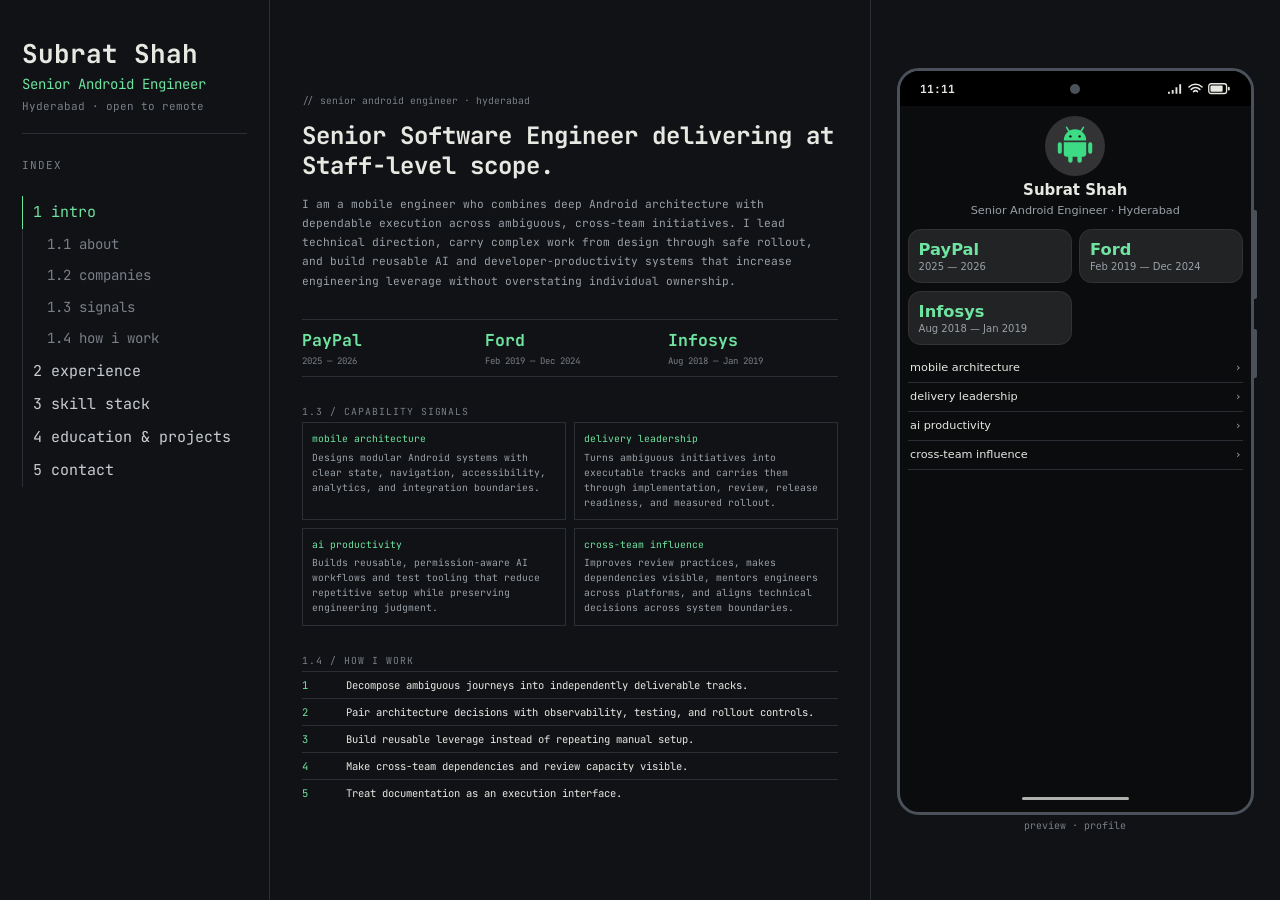
<file: index.html>
<!DOCTYPE html>
<html lang="en">
<head>
  <meta charset="UTF-8">
  <meta name="viewport" content="width=device-width, initial-scale=1">
  <title>Subrat Shah — Senior Android Engineer</title>
  <meta name="description" content="Senior Android engineer in Hyderabad. Modular mobile architecture, safe rollouts, and AI developer tooling. Case studies from PayPal and Ford.">
  <meta name="theme-color" content="#101215">
  <meta property="og:type" content="website">
  <meta property="og:title" content="Subrat Shah — Senior Android Engineer">
  <meta property="og:description" content="Modular mobile architecture, safe rollouts, and AI developer tooling. Case studies from PayPal and Ford.">
  <meta property="og:image" content="https://subratshah.github.io/og.png">
  <meta name="twitter:card" content="summary_large_image">
  <link rel="icon" href="favicon.svg" type="image/svg+xml">
  <link rel="preload" href="fonts/jetbrains-mono-latin-400.woff2" as="font" type="font/woff2" crossorigin>
  <link rel="stylesheet" href="css/tokens.css?v=ce2466f0">
  <link rel="stylesheet" href="css/layout.css?v=5c2d3741">
  <link rel="stylesheet" href="css/sections.css?v=32e0f3ad">
  <link rel="stylesheet" href="css/phone.css?v=362d8ff9">
  <script type="application/ld+json">
  {"@context":"https://schema.org","@type":"Person","name":"Subrat Shah","jobTitle":"Senior Android Engineer","address":{"@type":"PostalAddress","addressLocality":"Hyderabad","addressCountry":"IN"},"sameAs":["https://github.com/subratshah","https://linkedin.com/in/subratshah"],"email":"mailto:subrat.shah@outlook.com"}
  </script>
</head>
<body>
  <a class="skip" href="#main">Skip to content</a>
  <div class="app">
    <nav class="nav" id="nav" aria-label="Index">
  <div class="nav-head">
    <div class="who">
      <div class="who-name" id="whoName">Subrat Shah</div>
      <div class="who-role" id="whoRole">Senior Android Engineer</div>
      <div class="who-meta" id="whoMeta">Hyderabad · open to remote</div>
    </div>
    <button class="nav-toggle" id="navToggle" aria-expanded="false" aria-controls="index">index ▾</button>
  </div>
  <div class="index-label">INDEX</div>
  <div class="index" id="index"></div>
  <div class="nav-foot" id="navResume"></div>
</nav>
    <main id="main"><noscript>
      <h1 class="headline">Subrat Shah — Senior Android Engineer</h1>
      <p class="lede">Hyderabad. 8+ years of Android, PayPal 2025–2026, Ford before that. This page needs JavaScript for the case studies.</p>
      <p class="lede"><a href="mailto:subrat.shah@outlook.com">subrat.shah@outlook.com</a> · <a href="https://linkedin.com/in/subratshah">linkedin</a> · <a href="https://github.com/subratshah">github</a></p>
    </noscript></main>
    <aside aria-hidden="true">
  <div class="phone-wrap">
  <i class="side vol"></i><i class="side pwr"></i>
  <div class="phone" id="phone" data-sub="">
    <div class="p-status">
      <span id="statusTime">11:11</span>
      <i class="cam"></i>
      <span class="p-sicons">
        <svg viewBox="0 0 16 10" width="12" height="8"><path fill="currentColor" d="M0 8h2v2H0zM4 6h2v4H4zM8 3h2v7H8zM12 0h2v10h-2z"/></svg>
        <svg viewBox="0 0 16 12" width="12" height="9"><path fill="none" stroke="currentColor" stroke-width="1.6" stroke-linecap="round" d="M1 4.2a10 10 0 0114 0M3.4 6.8a6.5 6.5 0 019.2 0M5.9 9.2a3 3 0 014.2 0"/></svg>
        <svg viewBox="0 0 24 12" width="18" height="9"><rect x=".8" y=".8" width="19" height="10.4" rx="2.4" fill="none" stroke="currentColor" stroke-width="1.4"/><rect x="2.6" y="2.6" width="13" height="6.8" rx="1.2" fill="currentColor"/><rect x="21.2" y="4" width="2" height="4" rx="1" fill="currentColor"/></svg>
      </span>
    </div>
    <div class="phone-screen" id="phoneScreen"></div>
    <div class="p-gesture" aria-hidden="true"></div>
  </div>
  </div>
  <div class="caption" id="caption">preview · profile</div>
</aside>
  </div>

  <!-- Cloudflare Web Analytics --><script type='module' src='https://static.cloudflareinsights.com/beacon.min.js' data-cf-beacon='{"token": "41df60a5d7214ccc99cb97533b099ab7"}'></script><!-- End Cloudflare Web Analytics -->
  <script src="data/site.js?v=71540c12"></script>
  <script src="data/cases.js?v=22858e64"></script>
  <script src="data/phone.js?v=be8b2682"></script>
  <script src="js/render.js?v=09427490"></script>
  <script src="js/phone-screens.js?v=ef88b3bb"></script>
  <script src="js/spy.js?v=9366e54d"></script>
  <script src="js/app.js?v=2f5bcc24"></script>
</body>
</html>
</file>
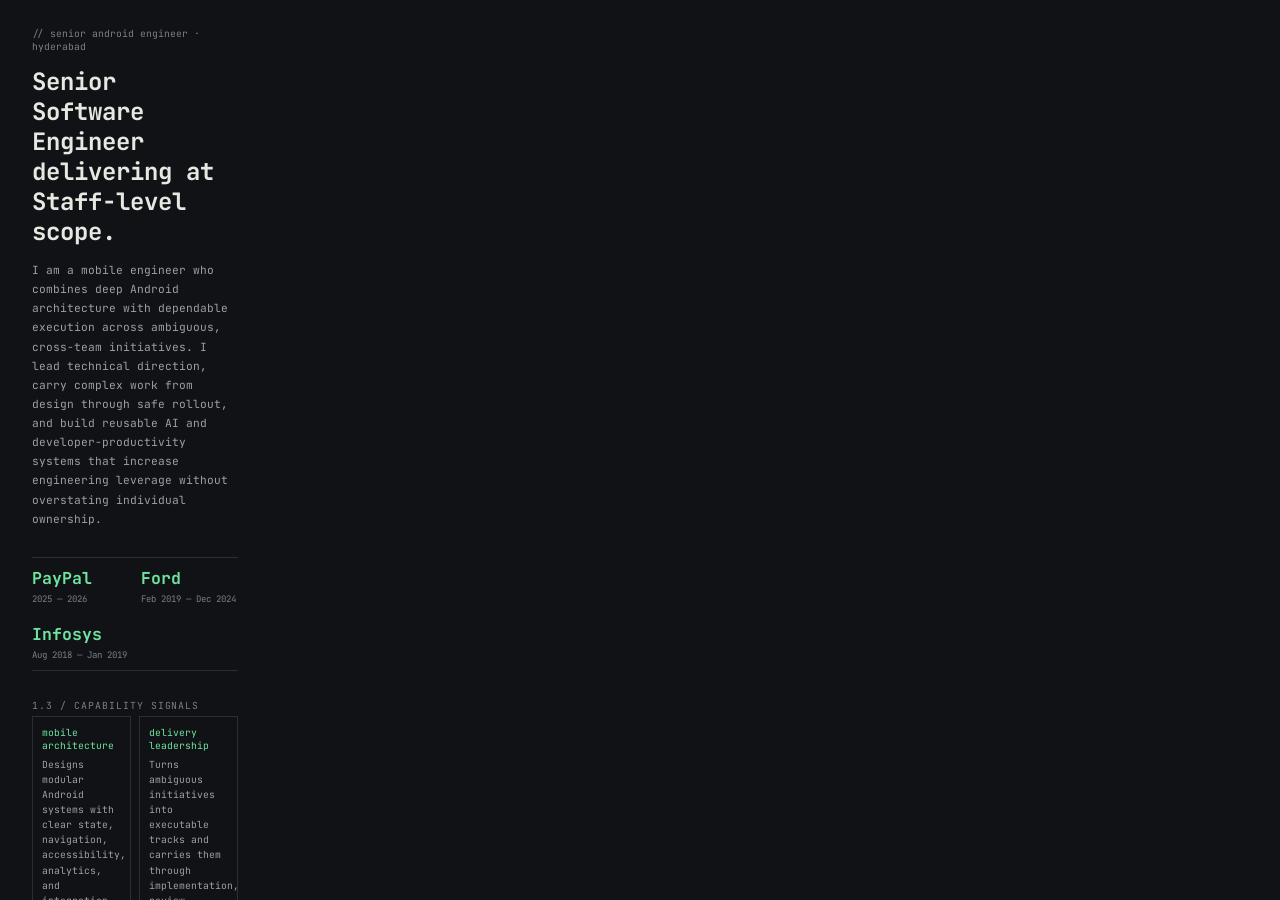
<file: index.template.html>
<!DOCTYPE html>
<html lang="en">
<head>
  <meta charset="UTF-8">
  <meta name="viewport" content="width=device-width, initial-scale=1">
  <title>Subrat Shah — Senior Android Engineer</title>
  <meta name="description" content="Senior Android engineer in Hyderabad. Modular mobile architecture, safe rollouts, and AI developer tooling. Case studies from PayPal and Ford.">
  <meta name="theme-color" content="#101215">
  <meta property="og:type" content="website">
  <meta property="og:title" content="Subrat Shah — Senior Android Engineer">
  <meta property="og:description" content="Modular mobile architecture, safe rollouts, and AI developer tooling. Case studies from PayPal and Ford.">
  <meta property="og:image" content="{{SITE_URL}}og.png">
  <meta name="twitter:card" content="summary_large_image">
  <link rel="icon" href="favicon.svg" type="image/svg+xml">
  <link rel="preload" href="fonts/jetbrains-mono-latin-400.woff2" as="font" type="font/woff2" crossorigin>
  <link rel="stylesheet" href="css/tokens.css">
  <link rel="stylesheet" href="css/layout.css">
  <link rel="stylesheet" href="css/sections.css">
  <link rel="stylesheet" href="css/phone.css">
  <script type="application/ld+json">
  {"@context":"https://schema.org","@type":"Person","name":"Subrat Shah","jobTitle":"Senior Android Engineer","address":{"@type":"PostalAddress","addressLocality":"Hyderabad","addressCountry":"IN"},"sameAs":["https://github.com/subratshah","https://linkedin.com/in/subratshah"],"email":"mailto:subrat.shah@outlook.com"}
  </script>
</head>
<body>
  <a class="skip" href="#main">Skip to content</a>
  <div class="app">
    <!-- @include nav.html -->
    <main id="main"><noscript>
      <h1 class="headline">Subrat Shah — Senior Android Engineer</h1>
      <p class="lede">Hyderabad. 8+ years of Android, PayPal 2025–2026, Ford before that. This page needs JavaScript for the case studies.</p>
      <p class="lede"><a href="mailto:subrat.shah@outlook.com">subrat.shah@outlook.com</a> · <a href="https://linkedin.com/in/subratshah">linkedin</a> · <a href="https://github.com/subratshah">github</a></p>
    </noscript></main>
    <!-- @include phone.html -->
  </div>

  <!-- Cloudflare Web Analytics --><script type='module' src='https://static.cloudflareinsights.com/beacon.min.js' data-cf-beacon='{"token": "41df60a5d7214ccc99cb97533b099ab7"}'></script><!-- End Cloudflare Web Analytics -->
  <script src="data/site.js"></script>
  <script src="data/cases.js"></script>
  <script src="data/phone.js"></script>
  <script src="js/render.js"></script>
  <script src="js/phone-screens.js"></script>
  <script src="js/spy.js"></script>
  <script src="js/app.js"></script>
</body>
</html>
</file>
<file: css/tokens.css>
/* Design tokens — "Cyan night" palette with green accent (see .agents/README.md) */
@font-face {
  font-family: 'JetBrains Mono';
  font-weight: 400;
  font-style: normal;
  font-display: swap;
  src: url('../fonts/jetbrains-mono-latin-400.woff2') format('woff2');
}
@font-face {
  font-family: 'JetBrains Mono';
  font-weight: 700;
  font-style: normal;
  font-display: swap;
  src: url('../fonts/jetbrains-mono-latin-700.woff2') format('woff2');
}

:root {
  --bg: #101215;
  --bg2: #0b0c0e;
  --ln: #2a2f36;
  --ln2: #3a4048;
  --fg: #e8e8e3;
  --tx: #c9ccd1;
  --mu: #9aa0a8;
  --mu2: #7a7f87;
  --ac: #6fe3a0;
  --ph: #4a515a;
  --r: 0px;
  --ms: 0.6; /* font scale for the main content column; sized so one case study fits the window */
  --pz: 1.25; /* scales everything inside the phone screen */
  --phw: 3px;
  --phr: 22px;
  /* one accent per case-study sub-section */
  --k-context: #7cc4ff;
  --k-myrole: #6fe3a0;
  --k-constraints: #f2b45c;
  --k-architecture: #a99bff;
  --k-rollout: #ff7a66;
  --k-outcome: #f08fc0;
  --k-next: #4fd1d9;
  --ff:'JetBrains Mono', ui-monospace, Menlo, Consolas, monospace;

  /* Phone "hi-fi" style (default). Remove these to get the outline wireframe look. */
  --p-s1: color-mix(in oklch, var(--bg2) 88%, white);
  --p-b: 1px solid color-mix(in oklch, var(--bg2) 80%, white);
  --p-r: 10px;
  --p-rw: 16px;
  --p-fill: var(--ac);
  --p-on: var(--bg2);
  --p-tx: var(--mu);
  --p-img: linear-gradient(135deg, color-mix(in oklch, var(--ac) 55%, black), color-mix(in oklch, var(--ac) 20%, black));
  --p-ff: system-ui, -apple-system, 'Segoe UI', sans-serif;
  --p-wall: linear-gradient(170deg, color-mix(in oklch, var(--ac) 22%, var(--bg2)), var(--bg2) 70%);
}
</file>
<file: css/layout.css>
* { box-sizing: border-box; }
html, body { margin: 0; height: 100%; }
body {
  background: var(--bg);
  color: var(--tx);
  font-family: var(--ff);
  font-size: 14px;
}
a { color: var(--ac); text-decoration: none; }
a:hover, .chip:hover { opacity: .8; }
:focus-visible { outline: 2px solid var(--ac); outline-offset: 2px; }

.skip { position: absolute; left: -9999px; }
.skip:focus { left: 8px; top: 8px; z-index: 10; background: var(--bg); padding: 6px 10px; }

/* --z scales the whole page up a little; vh heights are divided by it so the app still fits the window. */
:root { --z: 1; }
@media (min-width: 1400px) { :root { --z: 1.15; } }
@media (max-width: 899px) { :root { --z: 1; --ms: 1; } }
.app {
  zoom: var(--z);
  height: calc(100vh / var(--z));
  display: grid;
  grid-template-columns: minmax(200px, 250px) minmax(0, 1fr);
  grid-template-rows: minmax(0, 1fr);
  overflow: hidden;
}
@media (min-width: 1100px) {
  .app { grid-template-columns: minmax(220px, 270px) minmax(0, 1fr) clamp(280px, 32vw, 470px); }
}

/* index */
.nav {
  min-height: 0;
  border-right: 1px solid var(--ln);
  padding: 40px 22px 32px;
  display: flex;
  flex-direction: column;
  gap: 24px;
  overflow-y: auto;
}
.who { display: flex; flex-direction: column; gap: 6px; padding-bottom: 20px; border-bottom: 1px solid var(--ln); }
.who-name { font-size: 26px; font-weight: 700; line-height: 1.1; color: var(--fg); }
.who-role { font-size: 14px; color: var(--ac); }
.who-meta { font-size: 11px; color: var(--mu2); }
.index-label { font-size: 11px; letter-spacing: .1em; color: var(--mu2); }
.index { display: flex; flex-direction: column; }
.row {
  display: block;
  padding: 6px 0 6px calc(10px + var(--lvl, 0) * 14px);
  font-size: 15px;
  line-height: 1.4;
  color: var(--tx);
  border-left: 1px solid var(--ln);
  cursor: pointer;
}
.row.l1, .row.l2 { font-size: 14px; color: var(--mu2); }
.row:hover { color: var(--fg); }
.row.on { color: var(--ac); border-left-color: var(--ac); }
.row.enter { animation: rowin 180ms ease-out; }
@keyframes rowin { from { opacity: 0; transform: translateY(-3px); } to { opacity: 1; transform: none; } }
.btn {
  display: block;
  border: 1px solid var(--ln2);
  border-radius: var(--r);
  padding: 7px 8px;
  text-align: center;
  font-size: 11px;
}
.nav-foot { margin-top: auto; }
.nav-foot .btn-ac { display: block; text-align: center; margin: 0; }
.nav-toggle { display: none; }

/* content */
main {
  font-size: calc(14px * var(--ms));
  position: relative;
  min-height: 0;
  overflow-y: auto;
  scrollbar-width: none; /* still scrolls; the bar is hidden */
  padding: 36px clamp(20px, 2.5vw, 36px) 96px;
  display: flex;
  flex-direction: column;
  gap: 48px;
}

main::-webkit-scrollbar { display: none; }

/* phone column */
aside {
  container-type: inline-size; /* lets the phone shrink to the column width (see css/phone.css) */
  display: none;
  min-height: 0;
  overflow: hidden;
  border-left: 1px solid var(--ln);
  padding: 18px clamp(14px, 2vw, 28px);
  flex-direction: column;
  align-items: center;
  justify-content: center;
  gap: 4px;
}
@media (min-width: 1100px) { aside { display: flex; } }

/* small screens: index becomes a collapsible top sheet, content stacks */
@media (max-width: 719px) {
  .app { grid-template-columns: minmax(0, 1fr); grid-template-rows: auto minmax(0, 1fr); }
  .nav { border-right: 0; border-bottom: 1px solid var(--ln); padding: 12px 16px; gap: 10px; max-height: 70vh; }
  .nav-head { display: flex; justify-content: space-between; align-items: center; }
  .who { border: 0; padding: 0; gap: 2px; }
  .who-name { font-size: 18px; }
  .who-role { font-size: 12px; }
  .who-meta { display: none; }
  .nav-toggle {
    display: block; background: none; color: var(--tx); font: inherit; font-size: 11px;
    border: 1px solid var(--ln2); border-radius: var(--r); padding: 4px 8px; cursor: pointer;
  }
  .nav .index-label, .nav .index, .nav .nav-foot { display: none; }
  .nav.open .index-label, .nav.open .index, .nav.open .nav-foot { display: block; }
  .nav-foot { margin-top: 0; }
  main { padding: 28px 16px 80px; gap: 48px; }
}

@media (prefers-reduced-motion: reduce) {
  .row.enter { animation: none; }
  .phone-screen { transition: none; }
}
</file>
<file: css/sections.css>
.sec { display: flex; flex-direction: column; gap: 28px; }
.sec.ruled { border-top: 1px solid var(--ln); padding-top: 32px; gap: 12px; }
.stack { display: flex; flex-direction: column; }
.label { font-size: calc(13px * var(--ms)); letter-spacing: .1em; text-transform: uppercase; color: var(--mu2); }
.meta { font-size: calc(13px * var(--ms)); color: var(--mu2); }

.about { display: flex; flex-direction: column; gap: 14px; }
.headline { font-size: calc(32px * var(--ms)); line-height: 1.25; font-weight: 700; color: var(--fg); margin: 0; }
.lede { margin: 0; font-size: calc(15px * var(--ms)); line-height: 1.7; color: var(--mu); }

.metrics {
  display: grid; grid-template-columns: repeat(auto-fit, minmax(96px, 1fr)); column-gap: 12px;
  border-top: 1px solid var(--ln); border-bottom: 1px solid var(--ln);
}
.metric { padding: 12px 0; display: flex; flex-direction: column; gap: 4px; }
.metric b { color: var(--ac); font-size: calc(22px * var(--ms)); }
.metric span { font-size: calc(12px * var(--ms)); color: var(--mu2); }

.cards { display: grid; gap: 8px; }
.cards.signals { grid-template-columns: repeat(2, minmax(0, 1fr)); } /* 2x2; one column on small screens */
@media (max-width: 719px) { .cards.signals { grid-template-columns: 1fr; } }
.cards.stack-g { grid-template-columns: repeat(4, minmax(0, 1fr)); } /* 4x2 */
.cards.proj { grid-template-columns: repeat(auto-fit, minmax(220px, 1fr)); }
.card .links { display: flex; gap: 12px; }
@media (max-width: 1000px) { .cards.stack-g { grid-template-columns: repeat(2, minmax(0, 1fr)); } }
.card { border: 1px solid var(--ln); border-radius: var(--r); padding: 12px; display: flex; flex-direction: column; gap: 6px; }
.card b { font-size: calc(13px * var(--ms)); font-weight: 400; color: var(--ac); }
.card span { font-size: calc(13px * var(--ms)); line-height: 1.55; color: var(--mu); }
.subsec { display: flex; flex-direction: column; gap: 10px; }
/* case-study sub-sections: colored rail + label so they read as separate blocks */
.case { gap: 26px; }
.subsec[data-k] { border-left: 2px solid var(--k); padding: 2px 0 2px 16px; }
.subsec[data-k] > .label { color: var(--k); }
.subsec[data-k="context"] { --k: var(--k-context); }
.subsec[data-k="myrole"] { --k: var(--k-myrole); }
.subsec[data-k="constraints"] { --k: var(--k-constraints); }
.subsec[data-k="architecture"] { --k: var(--k-architecture); }
.subsec[data-k="rollout"] { --k: var(--k-rollout); }
.subsec[data-k="outcome"] { --k: var(--k-outcome); }
.subsec[data-k="next"] { --k: var(--k-next); }
.subsec[data-k="education"] { --k: var(--k-context); }
.subsec[data-k="awards"] { --k: var(--k-constraints); }
.subsec[data-k="projects"] { --k: var(--k-architecture); }

.principle { display: grid; grid-template-columns: 36px minmax(0, 1fr); gap: 8px; padding: 8px 0; border-top: 1px solid var(--ln); color: var(--fg); }
.principle i { font-style: normal; color: var(--ac); }

.timeline { display: grid; grid-template-columns: 170px minmax(0, 1fr); gap: 14px 16px; }
.timeline .when { color: var(--mu2); }
.timeline .what { color: var(--fg); }
.notes { list-style: none; margin: 10px 0 0; padding: 0; display: flex; flex-direction: column; gap: 8px; font-size: calc(14px * var(--ms)); line-height: 1.6; color: var(--mu); }
.notes b { font-weight: 400; color: var(--ac); }
.chips { display: flex; flex-wrap: wrap; gap: 6px; margin-top: 6px; }
.chip { cursor: pointer; border: 1px solid var(--ln2); border-radius: var(--r); padding: 2px 6px; font-size: calc(12px * var(--ms)); color: var(--ac); }
@media (max-width: 719px) { .timeline { grid-template-columns: 1fr; gap: 4px; } .timeline .what { margin-bottom: 10px; } }

/* case study */
.case { display: flex; flex-direction: column; gap: 18px; border-top: 1px solid var(--ln); padding-top: 32px; }
.case h2 { margin: 0; font-size: calc(24px * var(--ms)); font-weight: 700; color: var(--fg); }
.case-metrics { display: flex; flex-wrap: wrap; gap: 6px 18px; font-size: calc(13px * var(--ms)); color: var(--ac); }
.adr {
  border: 1px solid var(--ln); border-radius: var(--r); padding: 14px;
  display: grid; grid-template-columns: 110px minmax(0, 1fr); gap: 6px 14px; font-size: calc(13px * var(--ms)); line-height: 1.55;
}
.adr dt { color: var(--mu2); }
.adr dd { margin: 0; color: var(--tx); }
@media (max-width: 719px) { .adr { grid-template-columns: 1fr; gap: 2px; } .adr dd { margin-bottom: 8px; } }
.body { margin: 0; font-size: calc(14px * var(--ms)); line-height: 1.7; color: var(--mu); }
.layers { display: flex; flex-direction: column; gap: 4px; }
.layer { border: 1px solid var(--ln2); border-radius: var(--r); padding: 9px 12px; font-size: calc(13px * var(--ms)); }
.cross { display: grid; grid-template-columns: repeat(2, minmax(0, 1fr)); gap: 4px; }
.cross div { border: 1px dashed var(--ln2); border-radius: var(--r); padding: 9px 12px; font-size: calc(13px * var(--ms)); color: var(--mu2); }

/* contact */
.cta { margin: 0; font-size: calc(34px * var(--ms)); line-height: 1.1; color: var(--fg); }
.cta-sub { font-size: calc(14px * var(--ms)); color: var(--mu); }
.contacts { display: flex; flex-direction: column; }
.contact-row a { overflow-wrap: anywhere; }
.contact-row { display: grid; grid-template-columns: 110px minmax(0, 1fr) auto; gap: 12px; align-items: center; padding: 10px 0; border-top: 1px solid var(--ln); }
.contact-row span:first-child { color: var(--mu2); }
.contact-row em { font-style: normal; color: var(--ln2); }
.contact-row span:first-child { display: flex; align-items: center; gap: 8px; }
.ico { display: inline-flex; width: 16px; height: 16px; flex-shrink: 0; }
.ico svg { width: 100%; height: 100%; }
.btn-ac { align-self: flex-start; border: 1px solid var(--ac); border-radius: var(--r); padding: 8px 14px; margin-top: 8px; }
.updated { font-size: calc(12px * var(--ms)); color: var(--mu2); margin-top: 8px; }

@media print {
  .app { display: block; height: auto; overflow: visible; zoom: 1; }
  .nav, aside, .nav-toggle, .skip { display: none !important; }
  main { overflow: visible; padding: 0; }
  body { background: #fff; color: #000; }
  .headline, .case h2, .timeline .what, .principle, .adr dd { color: #000; }
  .lede, .body, .card span, .meta, .label, .metric span { color: #333; }
  a, .metric b, .card b, .case-metrics, .chip { color: #000; }
  .case, .subsec { break-inside: avoid; }
}

/* 4x2 skill stack: narrow columns, so keep long tokens (Retrofit/OkHttp) inside the card */
.cards.stack-g .card { padding: 10px; min-width: 0; }
.cards.stack-g .card b, .cards.stack-g .card span { overflow-wrap: anywhere; }
.cards.stack-g .card span { font-size: calc(12px * var(--ms)); line-height: 1.5; }

/* experience: vertical spine with a node per job; Ford shows its level progression as a nested spine */
.spine { position: relative; display: flex; flex-direction: column; gap: 30px; padding-left: 28px; }
.spine::before { content: ''; position: absolute; left: 5px; top: 8px; bottom: 8px; width: 2px; background: var(--ln2); }
.job { position: relative; display: flex; flex-direction: column; gap: 6px; }
.job .node { position: absolute; left: -28px; top: 2px; width: 12px; height: 12px; border-radius: 50%; background: var(--bg); border: 2px solid var(--ac); }
.job .what { font-size: calc(18px * var(--ms)); font-weight: 700; color: var(--fg); }
.levels { position: relative; list-style: none; margin: 2px 0 6px; padding: 0 0 0 22px; display: flex; flex-direction: column; gap: 10px; }
.levels::before { content: ''; position: absolute; left: 4px; top: 6px; bottom: 6px; width: 2px; background: var(--ac); opacity: .45; }
.levels li { position: relative; font-size: calc(14px * var(--ms)); color: var(--mu); }
.levels li i { position: absolute; left: -22px; top: 50%; translate: 0 -50%; width: 10px; height: 10px; border-radius: 50%; background: var(--ac); opacity: .5; }
.levels li:first-child { color: var(--fg); }
.levels li:first-child i { opacity: 1; box-shadow: 0 0 0 3px color-mix(in oklch, var(--ac) 25%, transparent); }

/* Desktop: every top-level block (intro, experience, each case study, skill stack, education/awards/projects, contact)
   is its own full-height page. The column snaps one page at a time; the rest of the page can stay blank.
   Spacing scales with the page's own text scale (--ms, set per page by js/app.js). */
@media screen and (min-width: 900px) {
  main { scroll-snap-type: y mandatory; padding-top: 0; padding-bottom: 0; gap: 0; }
  main > section, .case {
    box-sizing: border-box; flex: none; min-height: 100%; border-top: 0;
    padding: calc(36px * var(--ms)) 0;
    font-size: calc(14px * var(--ms));
    justify-content: safe center;
    scroll-snap-align: start; scroll-snap-stop: always;
  }
  main > section { gap: calc(30px * var(--ms)); }
  .case { gap: calc(18px * var(--ms)); }
  .case h2 { line-height: 1.2; }
  .body { line-height: 1.5; }
  .adr { padding: calc(14px * var(--ms)) calc(18px * var(--ms)); line-height: 1.45; gap: calc(6px * var(--ms)) calc(18px * var(--ms)); }
  .subsec { gap: calc(6px * var(--ms)); }
  .subsec[data-k] { padding: calc(2px * var(--ms)) 0 calc(2px * var(--ms)) calc(18px * var(--ms)); }
  .layers { flex-direction: row; flex-wrap: wrap; gap: calc(7px * var(--ms)); }
  .layer { padding: calc(6px * var(--ms)) calc(14px * var(--ms)); }
  .cross { display: flex; flex-wrap: wrap; gap: calc(7px * var(--ms)); }
  .cross div { padding: calc(6px * var(--ms)) calc(14px * var(--ms)); }
  .case-metrics { gap: calc(4px * var(--ms)) calc(20px * var(--ms)); }
  .spine { gap: calc(36px * var(--ms)); }
  .cards { gap: calc(10px * var(--ms)); }
  .card { padding: calc(12px * var(--ms)); gap: calc(6px * var(--ms)); }
  .principle { padding: calc(8px * var(--ms)) 0; }
  .metric { padding: calc(12px * var(--ms)) 0; }
  .contacts { max-width: none; }
  .contact-row { padding: calc(14px * var(--ms)) 0; }
  .timeline { gap: calc(16px * var(--ms)) 16px; }
  .job { gap: calc(8px * var(--ms)); }
  .notes { gap: calc(10px * var(--ms)); }
  .btn-ac { margin-top: calc(10px * var(--ms)); }
}

/* skill stack: comfortable rows instead of boxes */
.stackrows { display: flex; flex-direction: column; }
.srow { display: grid; grid-template-columns: 9em minmax(0, 1fr); gap: 4px 18px; padding: calc(14px * var(--ms)) 0; border-top: 1px solid var(--ln); }
.srow:last-child { border-bottom: 1px solid var(--ln); }
.srow b { font-weight: 400; color: var(--ac); font-size: calc(14px * var(--ms)); }
.srow span { color: var(--tx); font-size: calc(14px * var(--ms)); line-height: 1.55; }

/* projects: spaced list, no boxes */
.projlist { display: flex; flex-direction: column; gap: calc(18px * var(--ms)); }
.proj-item { display: flex; flex-direction: column; gap: calc(6px * var(--ms)); } /* links sit under the description */
.proj-item b { display: block; color: var(--fg); font-size: calc(15px * var(--ms)); }
.proj-item div span { display: block; color: var(--mu); font-size: calc(13px * var(--ms)); line-height: 1.5; margin-top: 2px; }
.proj-item .links { display: flex; gap: 14px; font-size: calc(13px * var(--ms)); }
@media screen and (min-width: 900px) {
  main > section[data-sec='edu'] { gap: calc(84px * var(--ms)); }
  .srow { padding: calc(28px * var(--ms)) 0; }
}
</file>
<file: css/phone.css>
/* Galaxy S23 Ultra proportions: 163.4 x 78.1 mm, flat sides, thin bezel, centered punch-hole camera. */
.phone-wrap {
  position: relative;
  height: min(900px, calc(100vh / var(--z) - 66px), calc(100cqw / 0.478));
  aspect-ratio: 78.1 / 163.4;
  flex-shrink: 0;
}
/* side keys on the right edge: volume rocker above, power below */
.phone-wrap .side { position: absolute; right: -3px; width: 3px; background: var(--ph); border-radius: 0 2px 2px 0; }
.phone-wrap .vol { top: 19%; height: 12%; }
.phone-wrap .pwr { top: 35%; height: 6.5%; }
.phone {
  height: 100%;
  width: 100%;
  border: var(--phw) solid var(--ph);
  border-radius: var(--phr);
  padding: 8px;
  display: flex;
  flex-direction: column;
  gap: 8px;
  background: var(--bg2);
  overflow: hidden;
}
/* black status bar across the full top edge; sits above screen content so wallpapers never run behind it */
.p-status { zoom: var(--pz); position: relative; z-index: 2; flex-shrink: 0; display: grid; grid-template-columns: 1fr auto 1fr; align-items: center; margin: calc(-8px / var(--pz)) calc(-8px / var(--pz)) 0; padding: 9px 16px 8px; background: #000; font-size: 9px; font-weight: 700; color: var(--fg); }
.p-sicons { display: flex; justify-content: flex-end; align-items: center; gap: 4px; }
.phone .cam { width: 8px; height: 8px; border-radius: 50%; background: var(--ph); }
.phone-screen { zoom: var(--pz); flex: 1; min-height: 0; display: flex; flex-direction: column; gap: 7px; font-family: var(--p-ff, inherit); transition: opacity 100ms linear; position: relative; }
.phone-screen.out { opacity: 0; }
/* gesture-navigation pill (no nav buttons) */
.p-gesture { flex-shrink: 0; height: 12px; display: flex; align-items: center; justify-content: center; }
.p-gesture::before { content: ""; width: 32%; height: 3px; border-radius: 2px; background: var(--fg); opacity: .75; }
.caption { font-size: 10px; color: var(--mu2); text-align: center; }

/* shared screen parts */
.p-bar { display: flex; justify-content: space-between; align-items: center; padding: 4px 2px 6px; font-size: 11px; font-weight: 700; color: var(--fg); }
.p-bar small { font-size: 8px; font-weight: 400; color: var(--p-tx); }
.p-card { background: var(--p-s1); border: var(--p-b); border-radius: var(--p-r); padding: 8px; display: flex; flex-direction: column; gap: 6px; }
.p-flat { padding: 7px 8px; flex-direction: row; align-items: center; gap: 8px; }
.p-img { background: var(--p-img); border-radius: var(--p-r); flex-shrink: 0; }
.p-dot { width: 20px; height: 20px; border-radius: 50%; background: var(--p-img); flex-shrink: 0; }
.p-name { font-size: 9.5px; font-weight: 700; color: var(--fg); }
.p-tx { font-size: 8px; color: var(--p-tx); }
.p-txt { font-size: 9px; color: var(--fg); line-height: 1.35; }
.p-col { display: flex; flex-direction: column; gap: 1px; flex: 1; min-width: 0; }
.p-line { display: flex; justify-content: space-between; padding: 6px 2px; border-bottom: 1px solid var(--ln); font-size: 9px; color: var(--fg); }
.p-line em { font-style: normal; color: var(--p-tx); }
.p-btn { background: var(--p-fill); border: 1px solid var(--ac); color: var(--p-on); border-radius: var(--p-r); padding: 9px; text-align: center; font-size: 10px; font-weight: 700; }
.p-ghost { background: var(--p-s1); border: var(--p-b); border-radius: var(--p-r); padding: 8px; text-align: center; font-size: 9px; color: var(--p-tx); }
.p-pill { font-size: 8px; padding: 2px 6px; border: 1px solid var(--ln2); border-radius: var(--p-r); color: var(--p-tx); }
.p-pill.on { background: var(--p-fill); border-color: var(--ac); color: var(--p-on); }
.p-row { display: flex; gap: 5px; align-items: center; }
.p-grid2 { display: grid; grid-template-columns: 1fr 1fr; gap: 6px; }
.p-tiles { display: grid; grid-template-columns: repeat(3, 1fr); gap: 5px; }
.p-tiles span, .p-tabs span { font-size: 8.5px; padding: 7px 0; text-align: center; background: var(--p-s1); border: var(--p-b); border-radius: var(--p-r); color: var(--p-tx); }
.p-tiles .on, .p-tabs .on { background: var(--p-fill); border-color: var(--ac); color: var(--p-on); }
.p-tabs { display: grid; grid-template-columns: repeat(4, 1fr); gap: 4px; }
.p-tabs span { padding: 4px 0; font-size: 8px; }
.p-num { font-size: 13px; font-weight: 700; color: var(--ac); }
.p-note { font-size: 8px; color: var(--p-tx); line-height: 1.4; }
.p-center { text-align: center; }
.p-term { font-family: var(--ff); font-size: 8.5px; color: var(--p-tx); padding: 8px; display: flex; flex-direction: column; gap: 3px; }
.p-term b { font-weight: 400; color: var(--ac); }
.p-term u { text-decoration: none; color: var(--fg); }
.p-bars { display: flex; flex-direction: column; gap: 6px; }
.p-bar-row { display: flex; flex-direction: column; gap: 2px; font-size: 8px; color: var(--fg); }
.p-bar-row div { display: flex; justify-content: space-between; }
.p-bar-row code { font-family: var(--ff); }
.p-track { height: 4px; background: var(--ln); border-radius: 2px; position: relative; }
.p-track i { position: absolute; left: 0; top: 0; height: 4px; border-radius: 2px; background: var(--ln2); }
.p-track i + i { background: var(--ac); }
.p-sheet {
  position: absolute; left: -10px; right: -10px; bottom: -10px; background: var(--bg2);
  border-top: 1px solid var(--ac); border-radius: var(--p-r) var(--p-r) 0 0;
  padding: 12px; display: flex; flex-direction: column; gap: 7px;
}
.p-wall { margin: 0 -10px -10px; padding: 16px 12px; background: var(--p-wall); flex: 1; display: flex; flex-direction: column; gap: 10px; }
.p-widget { border-radius: var(--p-rw); border-color: var(--ac); padding: 10px; gap: 7px; }
.p-apps { display: grid; grid-template-columns: repeat(4, 1fr); gap: 10px 8px; margin-top: 4px; padding-bottom: 4px; }
.p-apps div { display: flex; flex-direction: column; align-items: center; gap: 3px; font-size: 7px; color: var(--p-tx); }
.p-apps span { width: 30px; height: 30px; background: var(--p-s1); border: var(--p-b); border-radius: var(--p-r); }
.p-offline { padding: 6px 8px; border: 1px dashed var(--ac); border-radius: var(--p-r); font-size: 8.5px; color: var(--ac); }
.p-sending { font-size: 7.5px; color: var(--ac); border: 1px dashed var(--ac); padding: 1px 4px; border-radius: var(--p-r); }

/* highlight the part of the screen that relates to the active sub-section, in that sub-section's color */
.phone[data-sub="context"] { --hl: var(--k-context); }
.phone[data-sub="myrole"] { --hl: var(--k-myrole); }
.phone[data-sub="constraints"] { --hl: var(--k-constraints); }
.phone[data-sub="architecture"] { --hl: var(--k-architecture); }
.phone[data-sub="rollout"] { --hl: var(--k-rollout); }
.phone[data-sub="outcome"] { --hl: var(--k-outcome); }
.phone[data-sub="next"] { --hl: var(--k-next); }
.phone[data-sub="context"] [data-hl~="context"],
.phone[data-sub="myrole"] [data-hl~="myrole"],
.phone[data-sub="constraints"] [data-hl~="constraints"],
.phone[data-sub="architecture"] [data-hl~="architecture"],
.phone[data-sub="rollout"] [data-hl~="rollout"],
.phone[data-sub="outcome"] [data-hl~="outcome"],
.phone[data-sub="next"] [data-hl~="next"] { outline: 1px solid var(--hl); outline-offset: 2px; }

/* stack screen: full-width layers */
.p-layers { display: flex; flex-direction: column; gap: 4px; flex: 1; min-height: 0; padding-bottom: 6px; }
.p-layer { flex: 1; max-height: 66px; border: 1px solid; border-radius: var(--p-r); padding: 6px 10px; display: flex; flex-direction: column; justify-content: center; gap: 3px; }
.p-layer b { font-size: 10px; color: var(--fg); }
.p-layer span { font-size: 7.5px; color: var(--p-tx); }

/* Android avatar used for every profile image */
.p-av { display: inline-flex; align-items: center; justify-content: center; border-radius: 50%; background: color-mix(in oklch, var(--bg2) 80%, white); flex-shrink: 0; overflow: hidden; }
.p-av svg { width: 80%; height: 80%; }
</file>
